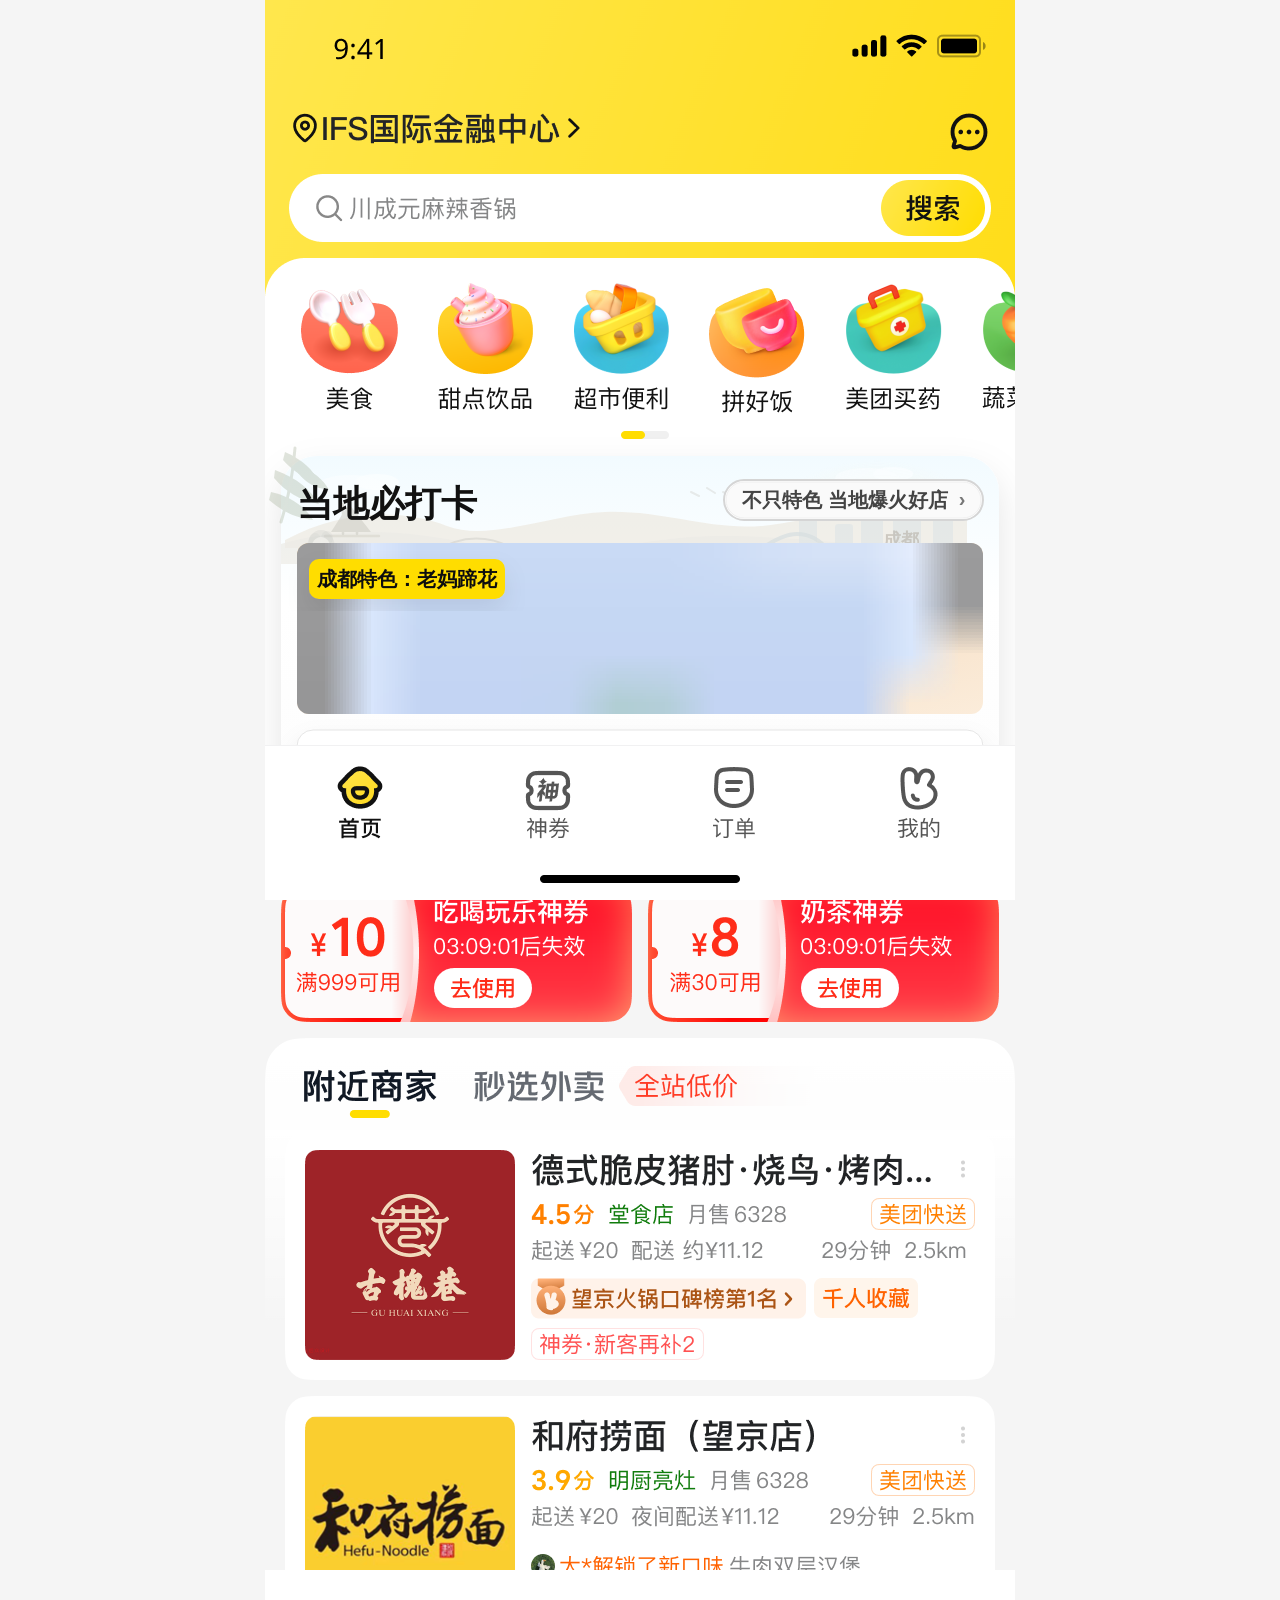
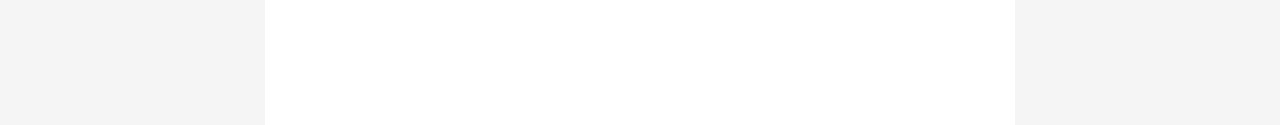
<file: 异地新范式首页交付包/异地新范式首页-A.html>
<!doctype html>
<html lang="zh-CN">
<head>
  <meta charset="UTF-8">
  <meta name="viewport" content="width=device-width, initial-scale=1, viewport-fit=cover">
  <title>异地旅游用户外卖首页卡片 A</title>
  <style>
    * {
      box-sizing: border-box;
    }

    html,
    body {
      margin: 0;
      min-height: 100%;
      background: #f5f5f5;
      font-family: -apple-system, BlinkMacSystemFont, "PingFang SC", "Helvetica Neue", sans-serif;
    }

    body {
      display: flex;
      justify-content: center;
      align-items: flex-start;
      width: 100%;
      overflow-x: hidden;
    }

    .card-frame {
      position: relative;
      width: min(100vw, 750px);
      max-width: 750px;
      flex: none;
      background: #ffffff;
    }

    .card-frame svg,
    .bottom-tab-fixed img {
      display: block;
      width: 100%;
      height: auto;
    }

    .tab-spacer {
      width: 100%;
      aspect-ratio: 750 / 155;
    }

    .bottom-tab-fixed {
      position: fixed;
      left: 50%;
      bottom: 0;
      transform: translateX(-50%);
      width: min(100vw, 750px);
      max-width: 750px;
      z-index: 20;
      pointer-events: none;
    }
  </style>
</head>
<body>
  <div class="card-frame" aria-label="异地旅游用户外卖首页效果稿，含首页无氛围头图、当地必打卡、橱窗、列表与吸底底tab，基准宽度 750 像素">
    <svg viewBox="0 0 750 1570" xmlns="http://www.w3.org/2000/svg" role="img" aria-label="当地必打卡卡片下拼接橱窗与列表内容的首页效果图">
      <defs>
        <filter id="cardShadow" x="-10%" y="-10%" width="120%" height="130%">
          <feDropShadow dx="0" dy="16" stdDeviation="18" flood-color="#111111" flood-opacity="0.1"/>
        </filter>
        <filter id="panelShadow" x="-10%" y="-20%" width="120%" height="150%">
          <feDropShadow dx="0" dy="12" stdDeviation="12" flood-color="#111111" flood-opacity="0.08"/>
        </filter>
        <linearGradient id="outerBg" x1="0" y1="0" x2="0" y2="1">
          <stop offset="0%" stop-color="#f2fbff"/>
          <stop offset="36%" stop-color="#ffffff"/>
          <stop offset="100%" stop-color="#fcfcfc"/>
        </linearGradient>
        <radialGradient id="sunGlow" cx="50%" cy="50%" r="50%">
          <stop offset="0%" stop-color="#f6f3e4" stop-opacity="0.62"/>
          <stop offset="72%" stop-color="#f6f0d8" stop-opacity="0.18"/>
          <stop offset="100%" stop-color="#f6f0d8" stop-opacity="0"/>
        </radialGradient>
        <filter id="pandaBlur" x="-40%" y="-40%" width="180%" height="180%">
          <feGaussianBlur stdDeviation="3.8"/>
        </filter>
        <linearGradient id="heroBg" x1="0" y1="0" x2="1" y2="1">
          <stop offset="0%" stop-color="#eef8ff"/>
          <stop offset="34%" stop-color="#f8f2e6"/>
          <stop offset="100%" stop-color="#e6d6c2"/>
        </linearGradient>
        <linearGradient id="clothGrad" x1="0" y1="0" x2="1" y2="1">
          <stop offset="0%" stop-color="#f5ede2"/>
          <stop offset="100%" stop-color="#eadcc9"/>
        </linearGradient>
        <radialGradient id="plateGrad" cx="52%" cy="48%" r="48%">
          <stop offset="0%" stop-color="#fcf7f1"/>
          <stop offset="74%" stop-color="#eee2d6"/>
          <stop offset="100%" stop-color="#dcc8b4"/>
        </radialGradient>
        <radialGradient id="soupGrad" cx="46%" cy="38%" r="58%">
          <stop offset="0%" stop-color="#fff5df"/>
          <stop offset="62%" stop-color="#f2cb96"/>
          <stop offset="100%" stop-color="#d69049"/>
        </radialGradient>
        <linearGradient id="meatGrad" x1="0" y1="0" x2="1" y2="1">
          <stop offset="0%" stop-color="#d9a072"/>
          <stop offset="100%" stop-color="#955e39"/>
        </linearGradient>
        <linearGradient id="thumbBg" x1="0" y1="0" x2="1" y2="1">
          <stop offset="0%" stop-color="#f7efe6"/>
          <stop offset="100%" stop-color="#ead8c5"/>
        </linearGradient>
        <radialGradient id="thumbSoup" cx="50%" cy="42%" r="48%">
          <stop offset="0%" stop-color="#fff4dd"/>
          <stop offset="66%" stop-color="#efc68f"/>
          <stop offset="100%" stop-color="#d5934d"/>
        </radialGradient>
        <linearGradient id="heroPhotoBg" x1="0" y1="0" x2="1" y2="1">
          <stop offset="0%" stop-color="#f0cf9a"/>
          <stop offset="45%" stop-color="#f5dcc0"/>
          <stop offset="100%" stop-color="#fbecda"/>
        </linearGradient>
        <linearGradient id="bowlOuterGrad" x1="0" y1="0" x2="0" y2="1">
          <stop offset="0%" stop-color="#f7ead8"/>
          <stop offset="100%" stop-color="#d2b093"/>
        </linearGradient>
        <linearGradient id="bowlInnerGrad" x1="0" y1="0" x2="0" y2="1">
          <stop offset="0%" stop-color="#fffaf4"/>
          <stop offset="100%" stop-color="#ecdbc6"/>
        </linearGradient>
        <linearGradient id="brothCream" x1="0" y1="0" x2="0" y2="1">
          <stop offset="0%" stop-color="#fdf8ef"/>
          <stop offset="100%" stop-color="#efe5d4"/>
        </linearGradient>
        <linearGradient id="skinGrad" x1="0" y1="0" x2="0.7" y2="1">
          <stop offset="0%" stop-color="#ffdcb8"/>
          <stop offset="58%" stop-color="#efb27f"/>
          <stop offset="100%" stop-color="#c88357"/>
        </linearGradient>
        <radialGradient id="skinHighlight" cx="36%" cy="18%" r="70%">
          <stop offset="0%" stop-color="#fff5ea" stop-opacity="0.96"/>
          <stop offset="60%" stop-color="#ffdcb9" stop-opacity="0.58"/>
          <stop offset="100%" stop-color="#ffdcb9" stop-opacity="0"/>
        </radialGradient>
        <linearGradient id="meatFillGrad" x1="0" y1="0" x2="1" y2="1">
          <stop offset="0%" stop-color="#ddb194"/>
          <stop offset="100%" stop-color="#a96c4d"/>
        </linearGradient>
        <filter id="steamBlur" x="-30%" y="-40%" width="160%" height="200%">
          <feGaussianBlur stdDeviation="6"/>
        </filter>
        <clipPath id="heroPhotoClip">
          <rect width="686" height="171" rx="12"/>
        </clipPath>
        <clipPath id="thumbClip">
          <rect width="84" height="84" rx="8"/>
        </clipPath>
      </defs>

      <rect width="750" height="1570" fill="transparent"/>
      <image href="首页无氛围头图.png" x="0" y="0" width="750" height="456" preserveAspectRatio="xMidYMid meet"/>
      <g transform="translate(0 448)">
      <rect x="16" y="8" width="718" height="412" rx="36" fill="url(#outerBg)" filter="url(#cardShadow)"/>
      <g opacity="0.54">
        <ellipse cx="612" cy="56" rx="92" ry="44" fill="url(#sunGlow)"/>
        <path d="M20 92C76 62 136 60 182 78C224 94 286 66 340 64C398 62 442 82 496 78C548 74 608 46 702 72V100H20Z" fill="#ebe4d8"/>
        <path d="M16 96C78 78 142 82 208 96C278 112 344 98 414 90C480 84 552 92 718 108V116H16Z" fill="#e2ddd3" opacity="0.76"/>
        <ellipse cx="86" cy="38" rx="34" ry="11" fill="#ffffff" opacity="0.68"/>
        <ellipse cx="112" cy="34" rx="22" ry="8" fill="#ffffff" opacity="0.84"/>
        <ellipse cx="602" cy="30" rx="32" ry="10" fill="#ffffff" opacity="0.66"/>
        <ellipse cx="628" cy="26" rx="20" ry="7" fill="#ffffff" opacity="0.82"/>
        <g fill="#97a489" opacity="0.54">
          <path d="M10 22c22 8 36 20 44 34c-20-4-33-12-45-26Z"/>
          <path d="M6 44c18 4 34 14 42 28c-17-2-30-8-44-20Z"/>
          <path d="M20 4c18 8 28 18 34 30c-16-4-26-11-36-22Z"/>
          <path d="M34 18c14 5 24 13 30 24c-14-2-23-7-31-17Z"/>
          <path d="M16 74c8-26 12-48 14-74" fill="none" stroke="#9aa489" stroke-width="3" stroke-linecap="round"/>
        </g>
        <g opacity="0.56">
          <path d="M66 84l18-28l22 28" fill="#a9a493"/>
          <path d="M60 88h54" stroke="#b9b29f" stroke-width="2.5" stroke-linecap="round"/>
          <path d="M78 56v30" stroke="#a9a493" stroke-width="2.5" stroke-linecap="round"/>
          <path d="M92 56v30" stroke="#a9a493" stroke-width="2.5" stroke-linecap="round"/>
          <path d="M50 102c20-8 34-7 54 2" fill="none" stroke="#cabda6" stroke-width="3" stroke-linecap="round"/>
          <ellipse cx="56" cy="100" rx="14" ry="18" fill="#6d746c" opacity="0.28"/>
          <ellipse cx="50" cy="92" rx="6" ry="7" fill="#6d746c" opacity="0.22"/>
          <ellipse cx="62" cy="90" rx="6" ry="7" fill="#6d746c" opacity="0.22"/>
          <ellipse cx="56" cy="101" rx="10" ry="12" fill="#f4f1eb" opacity="0.78"/>
        </g>
        <g fill="none" stroke="#b7b1a5" stroke-width="2.2" stroke-linecap="round" opacity="0.62">
          <path d="M170 104c26-18 56-18 84 0"/>
          <path d="M182 104c18-10 38-10 60 0"/>
        </g>
        <g fill="#c8d2d3" opacity="0.62">
          <path d="M518 98h16V54h10V42h-4l3-10l3 10h-4v12h10v44h14v8h-48Z"/>
          <rect x="570" y="76" width="18" height="30" rx="3"/>
          <rect x="596" y="66" width="22" height="40" rx="3"/>
          <rect x="628" y="44" width="28" height="62" rx="3"/>
          <rect x="668" y="64" width="20" height="42" rx="3"/>
        </g>
        <path d="M492 104c16-12 28-18 40-18c14 0 22 6 34 18" fill="none" stroke="#bcc7c8" stroke-width="4" stroke-linecap="round" opacity="0.72"/>
        <g fill="none" stroke="#b8b4ab" stroke-width="2" stroke-linecap="round" opacity="0.46">
          <path d="M426 44l8 4"/>
          <path d="M442 40l8 5"/>
          <path d="M458 44l8 4"/>
          <path d="M474 41l8 5"/>
        </g>
        <g opacity="0.62">
          <path d="M612 104c18-8 34-8 52 0" fill="#e2d7c3"/>
          <path d="M610 104c18-8 34-8 52 0" fill="none" stroke="#d5c7af" stroke-width="2.5"/>
          <text x="636" y="98" text-anchor="middle" font-size="18" font-weight="700" fill="#81735f">成都</text>
          <text x="636" y="114" text-anchor="middle" font-size="8" font-weight="600" fill="#9a8e7e">CHENGDU</text>
        </g>
      </g>

      <text x="32" y="68" font-size="36" font-weight="700" fill="#111111">当地必打卡</text>
      <g transform="translate(459 32)">
        <rect width="259" height="40" rx="20" fill="#ffffff" stroke="#d5d5d5" stroke-width="2"/>
        <rect x="2" y="2" width="255" height="36" rx="18" fill="#fafafa" stroke="#efefef"/>
        <text x="121" y="27" text-anchor="middle" font-size="20" font-weight="700" fill="#444444">不只特色 当地爆火好店</text>
        <text x="238" y="26" text-anchor="middle" font-size="20" font-weight="700" fill="#777777">›</text>
      </g>

      <g transform="translate(32 95)">
        <rect width="686" height="171" rx="12" fill="url(#heroPhotoBg)"/>
        <image href="file:///Users/wangbinnanxi/Downloads/ChatGPT%20Image%202026%E5%B9%B45%E6%9C%8819%E6%97%A5%2018_37_50.png" x="0" y="0" width="686" height="171" preserveAspectRatio="xMidYMid slice" clip-path="url(#heroPhotoClip)"/>
      </g>

      <g transform="translate(32 282)" filter="url(#panelShadow)">
        <rect width="686" height="122" rx="16" fill="#ffffff" stroke="#e5e5e5"/>

        <g transform="translate(16 19)">
          <rect width="84" height="84" rx="8" fill="#f5f5f5"/>
          <image href="file:///Users/wangbinnanxi/Downloads/maliuji-logo.jpg" x="0" y="14.0" width="84" height="56.0" preserveAspectRatio="xMidYMid meet" clip-path="url(#thumbClip)"/>
        </g>

        <text x="116" y="52" font-size="32" font-weight="700" fill="#111111">麻六记｜老妈蹄花汤</text>

        <g transform="translate(116 74)">
          <rect width="74" height="30" rx="8" fill="#e8f6ea"/>
          <text x="37" y="21" text-anchor="middle" font-size="20" font-weight="700" fill="#2f8e41">堂食店</text>

          <rect x="86" width="106" height="30" rx="8" fill="#f6efe7"/>
          <text x="139" y="21" text-anchor="middle" font-size="20" font-weight="700" fill="#7d7068">当地人推荐</text>

          <text x="210" y="21" font-size="20" font-weight="500" fill="#555555">配送费 ¥3.5</text>
          <rect x="312" y="5" width="2" height="20" rx="1" fill="#d8d8d8"/>
          <text x="328" y="21" font-size="20" font-weight="500" fill="#555555">约28分钟</text>
          <text x="474" y="24" font-size="26" font-weight="800" fill="#ff2d19">¥39</text>
          <text x="554" y="21" text-anchor="end" font-size="18" font-weight="500" fill="#b0b0b0">¥59</text>
          <path d="M514 13H554" fill="none" stroke="#bdbdbd" stroke-width="2.2" stroke-linecap="round"/>
        </g>
      </g>

      <g transform="translate(44 111)" filter="url(#panelShadow)">
        <rect width="196" height="40" rx="10" fill="#ffdd00"/>
        <text x="98" y="27" text-anchor="middle" font-size="20" font-weight="700" fill="#111111">成都特色：老妈蹄花</text>
      </g>
      </g>
      <image href="橱窗切图.png" x="0" y="868" width="750" height="170" preserveAspectRatio="xMidYMid meet"/>
      <image href="列表切图.png" x="0" y="1038" width="750" height="532" preserveAspectRatio="xMidYMid meet"/>
    </svg>
    <div class="tab-spacer" aria-hidden="true"></div>
  </div>
  <div class="bottom-tab-fixed" aria-hidden="true">
    <img src="底tab.png" alt="">
  </div>
</body>
</html>
</file>
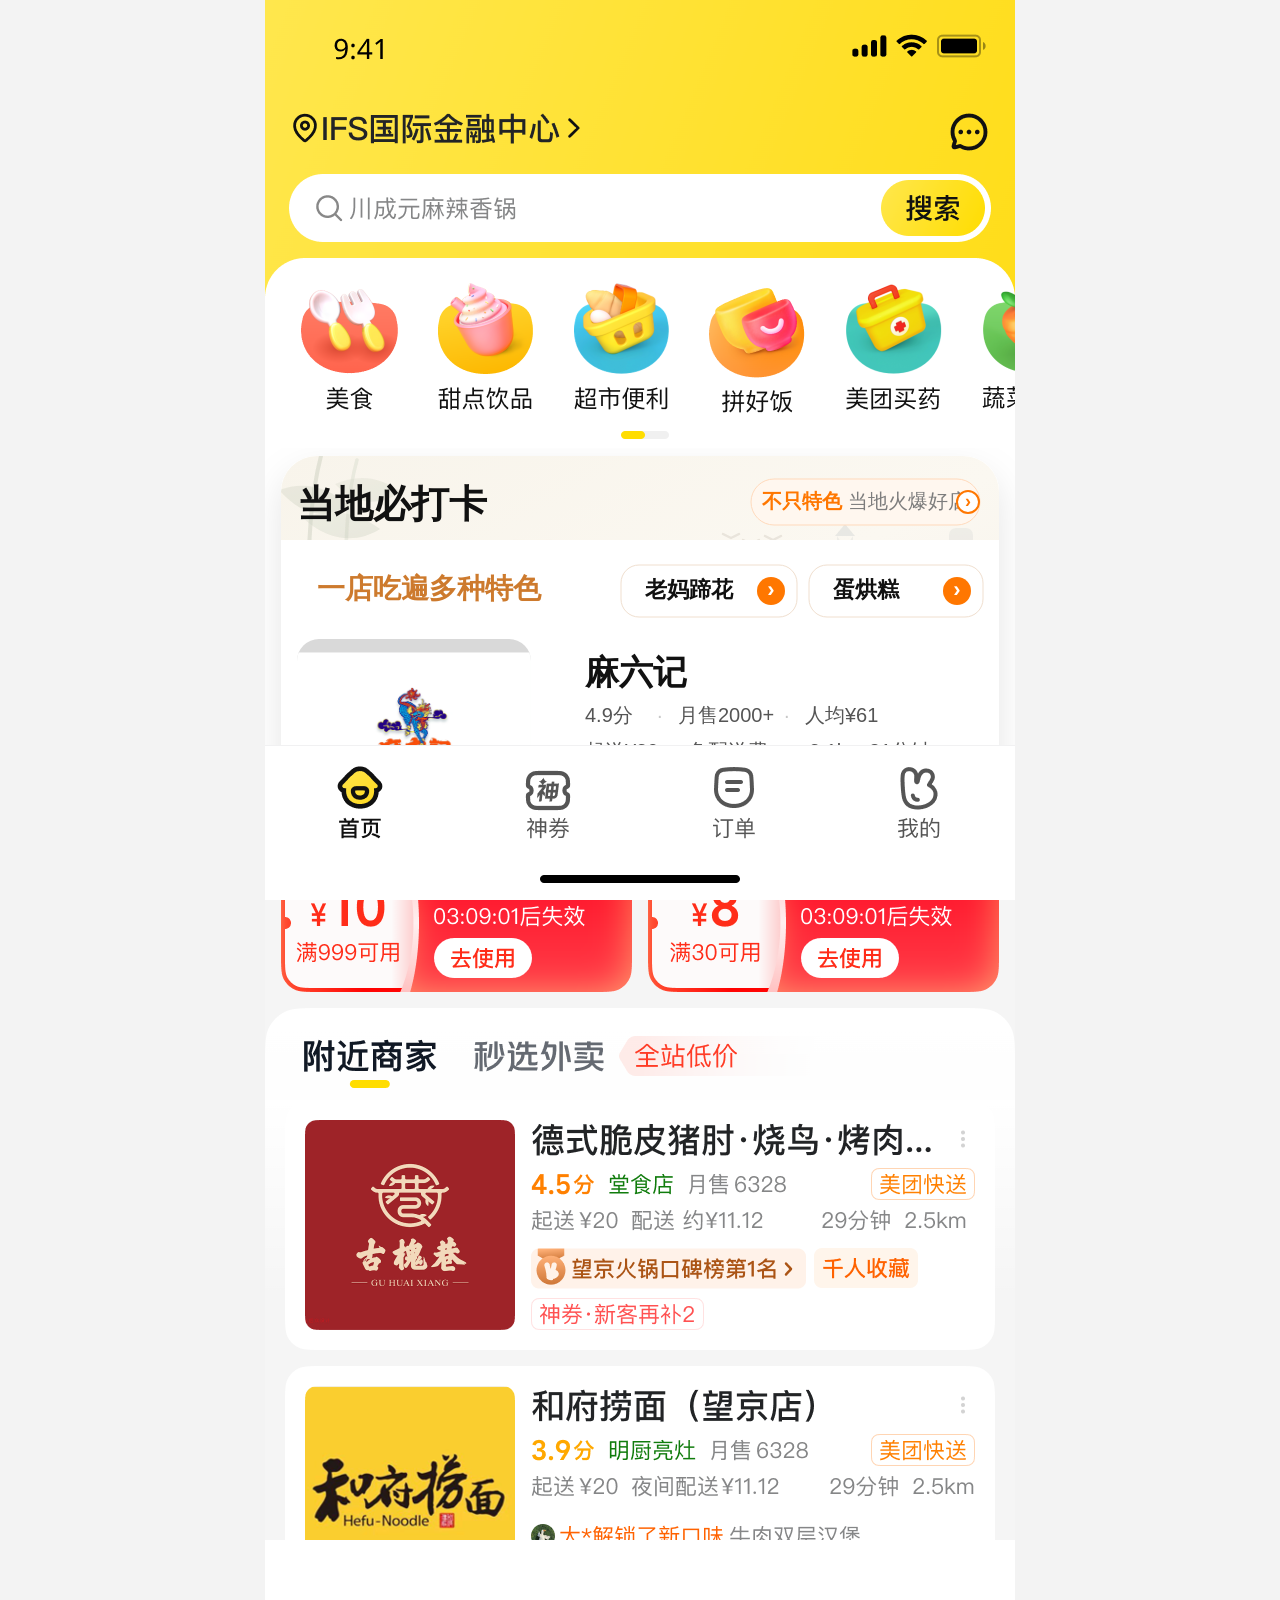
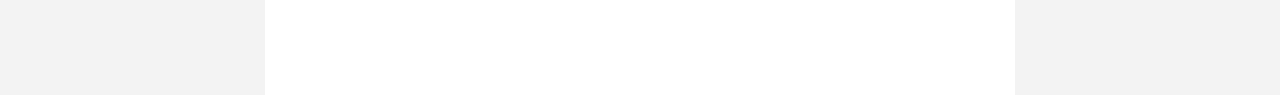
<file: 异地新范式首页交付包2/异地新范式首页-B.html>
<!doctype html>
<html lang="zh-CN">
<head>
  <meta charset="UTF-8">
  <meta name="viewport" content="width=device-width, initial-scale=1, viewport-fit=cover">
  <title>异地旅游用户外卖首页卡片 B</title>
  <style>
    * {
      box-sizing: border-box;
    }

    html,
    body {
      margin: 0;
      min-height: 100%;
      background: #f3f3f3;
      font-family: -apple-system, BlinkMacSystemFont, "PingFang SC", "Helvetica Neue", sans-serif;
    }

    body {
      display: flex;
      justify-content: center;
      align-items: flex-start;
      width: 100%;
      overflow-x: hidden;
    }

    .page-shell {
      width: min(750px, 100vw);
      max-width: 750px;
      min-height: 100vh;
      background: #ffffff;
    }

    .screen-image,
    .card-frame,
    .card-frame svg {
      display: block;
      width: 100%;
      height: auto;
    }

    .card-frame {
      line-height: 0;
      position: relative;
      z-index: 1;
      margin-top: -8px;
      margin-bottom: -8px;
    }

    .bottom-tab-spacer {
      width: 100%;
      aspect-ratio: 750 / 155;
    }

    .bottom-tab-wrap {
      position: fixed;
      left: 50%;
      bottom: 0;
      transform: translateX(-50%);
      width: min(750px, 100vw);
      z-index: 20;
      background: #ffffff;
      pointer-events: none;
    }
  </style>
</head>
<body>
  <div class="page-shell" aria-label="异地旅游用户外卖首页整屏拼接预览">
    <img class="screen-image" src="./首页无氛围头图.png" alt="首页无氛围头图">

    <div class="card-frame" aria-label="异地旅游用户外卖首页卡片，基准尺寸 750 × 398 像素">
      <svg viewBox="0 0 750 398" xmlns="http://www.w3.org/2000/svg" role="img" aria-label="成都异地旅游用户外卖首页蹄花汤推荐卡片">
        <defs>
          <filter id="cardShadow" x="-10%" y="-10%" width="120%" height="130%">
            <feDropShadow dx="0" dy="16" stdDeviation="18" flood-color="#111111" flood-opacity="0.1"/>
          </filter>
          <linearGradient id="pageCardBg" x1="0" y1="0" x2="0" y2="1">
            <stop offset="0%" stop-color="#ffffff"/>
            <stop offset="100%" stop-color="#ffffff"/>
          </linearGradient>
          <linearGradient id="foodBg" x1="0" y1="0" x2="1" y2="1">
            <stop offset="0%" stop-color="#f3e9de"/>
            <stop offset="100%" stop-color="#e1cfbb"/>
          </linearGradient>
          <radialGradient id="bowlOuter" cx="50%" cy="50%" r="50%">
            <stop offset="0%" stop-color="#fbf5ef"/>
            <stop offset="72%" stop-color="#ece1d4"/>
            <stop offset="100%" stop-color="#d9c4ae"/>
          </radialGradient>
          <radialGradient id="soupInner" cx="48%" cy="40%" r="58%">
            <stop offset="0%" stop-color="#fff5df"/>
            <stop offset="62%" stop-color="#f1cc98"/>
            <stop offset="100%" stop-color="#d59650"/>
          </radialGradient>
          <linearGradient id="trotterFill" x1="0" y1="0" x2="1" y2="1">
            <stop offset="0%" stop-color="#dca474"/>
            <stop offset="100%" stop-color="#9b643d"/>
          </linearGradient>
          <linearGradient id="bandBg" x1="0" y1="0" x2="0" y2="1">
            <stop offset="0%" stop-color="#ffffff"/>
            <stop offset="100%" stop-color="#ffffff"/>
          </linearGradient>
          <linearGradient id="logoBrown" x1="0" y1="0" x2="1" y2="1">
            <stop offset="0%" stop-color="#4c2c23"/>
            <stop offset="100%" stop-color="#875640"/>
          </linearGradient>
          <linearGradient id="ambienceWash" x1="0" y1="0" x2="1" y2="1">
            <stop offset="0%" stop-color="#f8f4eb"/>
            <stop offset="52%" stop-color="#fbf8f1"/>
            <stop offset="100%" stop-color="#f4efe7"/>
          </linearGradient>
          <linearGradient id="bambooLeaf" x1="0" y1="0" x2="1" y2="1">
            <stop offset="0%" stop-color="#95a78b"/>
            <stop offset="100%" stop-color="#62795c"/>
          </linearGradient>
          <linearGradient id="cityGrad" x1="0" y1="0" x2="0" y2="1">
            <stop offset="0%" stop-color="#d8dbd9"/>
            <stop offset="100%" stop-color="#bcc1c0"/>
          </linearGradient>
          <filter id="ambienceSoft" x="-20%" y="-20%" width="140%" height="140%">
            <feGaussianBlur stdDeviation="6"/>
          </filter>
          <clipPath id="pageCardClip">
            <rect x="16" y="8" width="718" height="382" rx="36"/>
          </clipPath>
          <clipPath id="merchantLogoClip">
            <rect x="32" y="191" width="234" height="183" rx="22"/>
          </clipPath>
        </defs>

        <rect width="750" height="398" fill="transparent"/>
        <rect x="16" y="8" width="718" height="382" rx="36" fill="url(#pageCardBg)" filter="url(#cardShadow)"/>
        <g clip-path="url(#pageCardClip)">
          <rect x="16" y="8" width="718" height="382" fill="url(#ambienceWash)"/>
          <g opacity="0.78">
            <g transform="translate(14 8)" opacity="0.62">
              <path d="M42 0c-10 38-14 84-12 152" fill="none" stroke="#82937a" stroke-width="4" stroke-linecap="round" opacity="0.38"/>
              <path d="M78 4c-9 31-12 72-11 126" fill="none" stroke="#96a68b" stroke-width="3.5" stroke-linecap="round" opacity="0.3"/>
              <path d="M0 34c24-9 48-4 69 15c-22 14-45 12-69-15Z" fill="url(#bambooLeaf)" opacity="0.28"/>
              <path d="M24 62c26-10 52-7 77 11c-24 15-52 12-77-11Z" fill="url(#bambooLeaf)" opacity="0.24"/>
              <path d="M44 92c22-7 42-5 62 10c-18 12-40 10-62-10Z" fill="url(#bambooLeaf)" opacity="0.22"/>
              <path d="M56 28c23-10 44-8 66 8c-22 14-45 14-66-8Z" fill="url(#bambooLeaf)" opacity="0.2"/>
            </g>
            <g filter="url(#ambienceSoft)" opacity="0.42">
              <path d="M78 176c64-50 126-74 188-74c48 0 92 11 134 36c-88 20-194 34-322 38Z" fill="#ddd4c6"/>
              <path d="M228 188c84-40 156-53 228-48c42 3 84 13 136 38c-116 16-236 22-364 10Z" fill="#e5ddd1"/>
              <path d="M486 176c44-28 88-42 134-44c36-1 72 9 106 30c-64 18-146 26-240 14Z" fill="#ddd6cb"/>
            </g>
            <g transform="translate(78 150)" opacity="0.48">
              <ellipse cx="78" cy="28" rx="104" ry="16" fill="#ddd4c7"/>
              <path d="M58 18l18-14l18 14" fill="#cab89e"/>
              <rect x="66" y="18" width="20" height="24" rx="4" fill="#d9ccb8"/>
              <path d="M18 44c22-24 48-35 80-35c30 0 58 11 84 35" fill="none" stroke="#cdc2b1" stroke-width="4" stroke-linecap="round"/>
              <ellipse cx="4" cy="42" rx="12" ry="8" fill="#454545" opacity="0.16"/>
              <circle cx="14" cy="30" r="11" fill="#f1ede7"/>
              <circle cx="10" cy="25" r="4" fill="#4b4b4b"/>
              <circle cx="18" cy="25" r="4" fill="#4b4b4b"/>
              <ellipse cx="14" cy="35" rx="7" ry="5" fill="#f6f1ea"/>
            </g>
            <g transform="translate(442 72)" opacity="0.44">
              <path d="M0 118c36-24 78-36 126-38c54-2 100 11 148 38" fill="none" stroke="#bfc4c2" stroke-width="4" stroke-linecap="round"/>
              <path d="M8 118c18-28 40-43 68-45c34-3 61 11 86 45" fill="#cfd4d2" opacity="0.82"/>
              <path d="M130 16l8 12l8-12v94h-16Z" fill="url(#cityGrad)"/>
              <path d="M138 4l10 12h-20Z" fill="#c7cbca"/>
              <rect x="174" y="42" width="16" height="76" rx="5" fill="url(#cityGrad)"/>
              <rect x="206" y="24" width="20" height="94" rx="6" fill="url(#cityGrad)"/>
              <rect x="242" y="8" width="24" height="110" rx="7" fill="url(#cityGrad)"/>
              <rect x="280" y="34" width="18" height="84" rx="6" fill="url(#cityGrad)"/>
            </g>
            <g transform="translate(458 86)" fill="none" stroke="#cfc7bc" stroke-width="2.4" stroke-linecap="round" opacity="0.5">
              <path d="M0 0l8 4l8-4"/>
              <path d="M20 6l8 4l8-4"/>
              <path d="M42 2l8 4l8-4"/>
            </g>
            <g transform="translate(606 158)" opacity="0.7">
              <path d="M0 18c18-13 47-18 77-8c-4 20-24 34-50 40c-17-7-28-16-27-32Z" fill="#d6c3a6"/>
              <text x="37" y="26" text-anchor="middle" font-size="18" font-weight="700" fill="#776554">成都</text>
              <text x="38" y="39" text-anchor="middle" font-size="8" letter-spacing="1.4" fill="#8c7b68">CHENGDU</text>
            </g>
          </g>
        </g>
        <rect x="16" y="92" width="718" height="298" fill="#ffffff"/>

        <text x="32" y="69" font-size="38" font-weight="700" fill="#111111">当地必打卡</text>
        <a href="javascript:void(0)" aria-label="查看当地爆火好店">
          <g>
            <rect x="486" y="31" width="229" height="46" rx="23" fill="#fff7ef" stroke="#ffd9bb"/>
            <text x="497" y="60" font-size="20">
              <tspan font-weight="700" fill="#ff7700">不只特色 </tspan>
              <tspan font-weight="500" fill="#7d7d7d">当地火爆好店</tspan>
            </text>
            <circle cx="703" cy="54" r="11" fill="#ffffff" stroke="#ff7700" stroke-width="2"/>
            <text x="703" y="59" text-anchor="middle" font-size="18" font-weight="700" fill="#ff7700">›</text>
          </g>
        </a>
        <rect x="32" y="107" width="686" height="72" rx="20" fill="url(#bandBg)"/>
        <text x="52" y="143" dominant-baseline="middle" font-size="28" font-weight="700" fill="#cd7a2d">一店吃遍多种特色</text>
        <a href="javascript:void(0)" aria-label="查看店内特色菜 老妈蹄花">
          <g>
            <rect x="356" y="117" width="176" height="52" rx="18" fill="#ffffff" stroke="#f0dfcf"/>
            <text x="380" y="149" font-size="22" font-weight="700" fill="#111111">老妈蹄花</text>
            <circle cx="506" cy="143" r="14" fill="#ff7700"/>
            <text x="506" y="149" text-anchor="middle" font-size="22" font-weight="700" fill="#ffffff">›</text>
          </g>
        </a>
        <a href="javascript:void(0)" aria-label="查看店内特色菜 蛋烘糕">
          <g>
            <rect x="544" y="117" width="174" height="52" rx="18" fill="#ffffff" stroke="#f0dfcf"/>
            <text x="568" y="149" font-size="22" font-weight="700" fill="#111111">蛋烘糕</text>
            <circle cx="692" cy="143" r="14" fill="#ff7700"/>
            <text x="692" y="149" text-anchor="middle" font-size="22" font-weight="700" fill="#ffffff">›</text>
          </g>
        </a>

        <rect x="32" y="176" width="686" height="16" fill="#ffffff"/>
        <rect x="32" y="191" width="234" height="183" rx="22" fill="#d9d9d9"/>
        <image href="./maliuji-logo.jpg" x="32" y="191" width="234" height="183" preserveAspectRatio="xMidYMid meet" clip-path="url(#merchantLogoClip)"/>

        <rect x="298" y="191" width="420" height="183" rx="24" fill="#ffffff"/>
        <text x="320" y="236" font-size="34" font-weight="700" fill="#111111">麻六记</text>

        <text x="320" y="274" font-size="20" font-weight="500" fill="#555555">4.9分</text>
        <text x="392" y="274" font-size="20" font-weight="500" fill="#c8c8c8">·</text>
        <text x="413" y="274" font-size="20" font-weight="500" fill="#555555">月售2000+</text>
        <text x="519" y="274" font-size="20" font-weight="500" fill="#c8c8c8">·</text>
        <text x="540" y="274" font-size="20" font-weight="500" fill="#555555">人均¥61</text>

        <text x="320" y="310" font-size="20" font-weight="500" fill="#555555">起送¥20</text>
        <text x="402" y="310" font-size="20" font-weight="500" fill="#c8c8c8">·</text>
        <text x="423" y="310" font-size="20" font-weight="500" fill="#555555">免配送费</text>
        <text x="523" y="310" font-size="20" font-weight="500" fill="#c8c8c8">·</text>
        <text x="544" y="310" font-size="20" font-weight="500" fill="#555555">2.1km 31分钟</text>

        <rect x="320" y="334" width="72" height="30" rx="10" fill="#e8f6eb"/>
        <text x="356" y="355" text-anchor="middle" font-size="20" font-weight="700" fill="#2f8f54">堂食店</text>
        <rect x="402" y="334" width="108" height="30" rx="10" fill="#fff1df" stroke="#ffd5b4"/>
        <text x="456" y="355" text-anchor="middle" font-size="20" font-weight="600" fill="#ff7700">当地人推荐</text>
      </svg>
    </div>

    <img class="screen-image" src="./橱窗切图.png" alt="橱窗切图">
    <img class="screen-image" src="./列表切图.png" alt="列表切图">
    <div class="bottom-tab-spacer" aria-hidden="true"></div>
  </div>

  <div class="bottom-tab-wrap">
    <img class="screen-image" src="./底tab.png" alt="底部 tab">
  </div>
</body>
</html>
</file>
